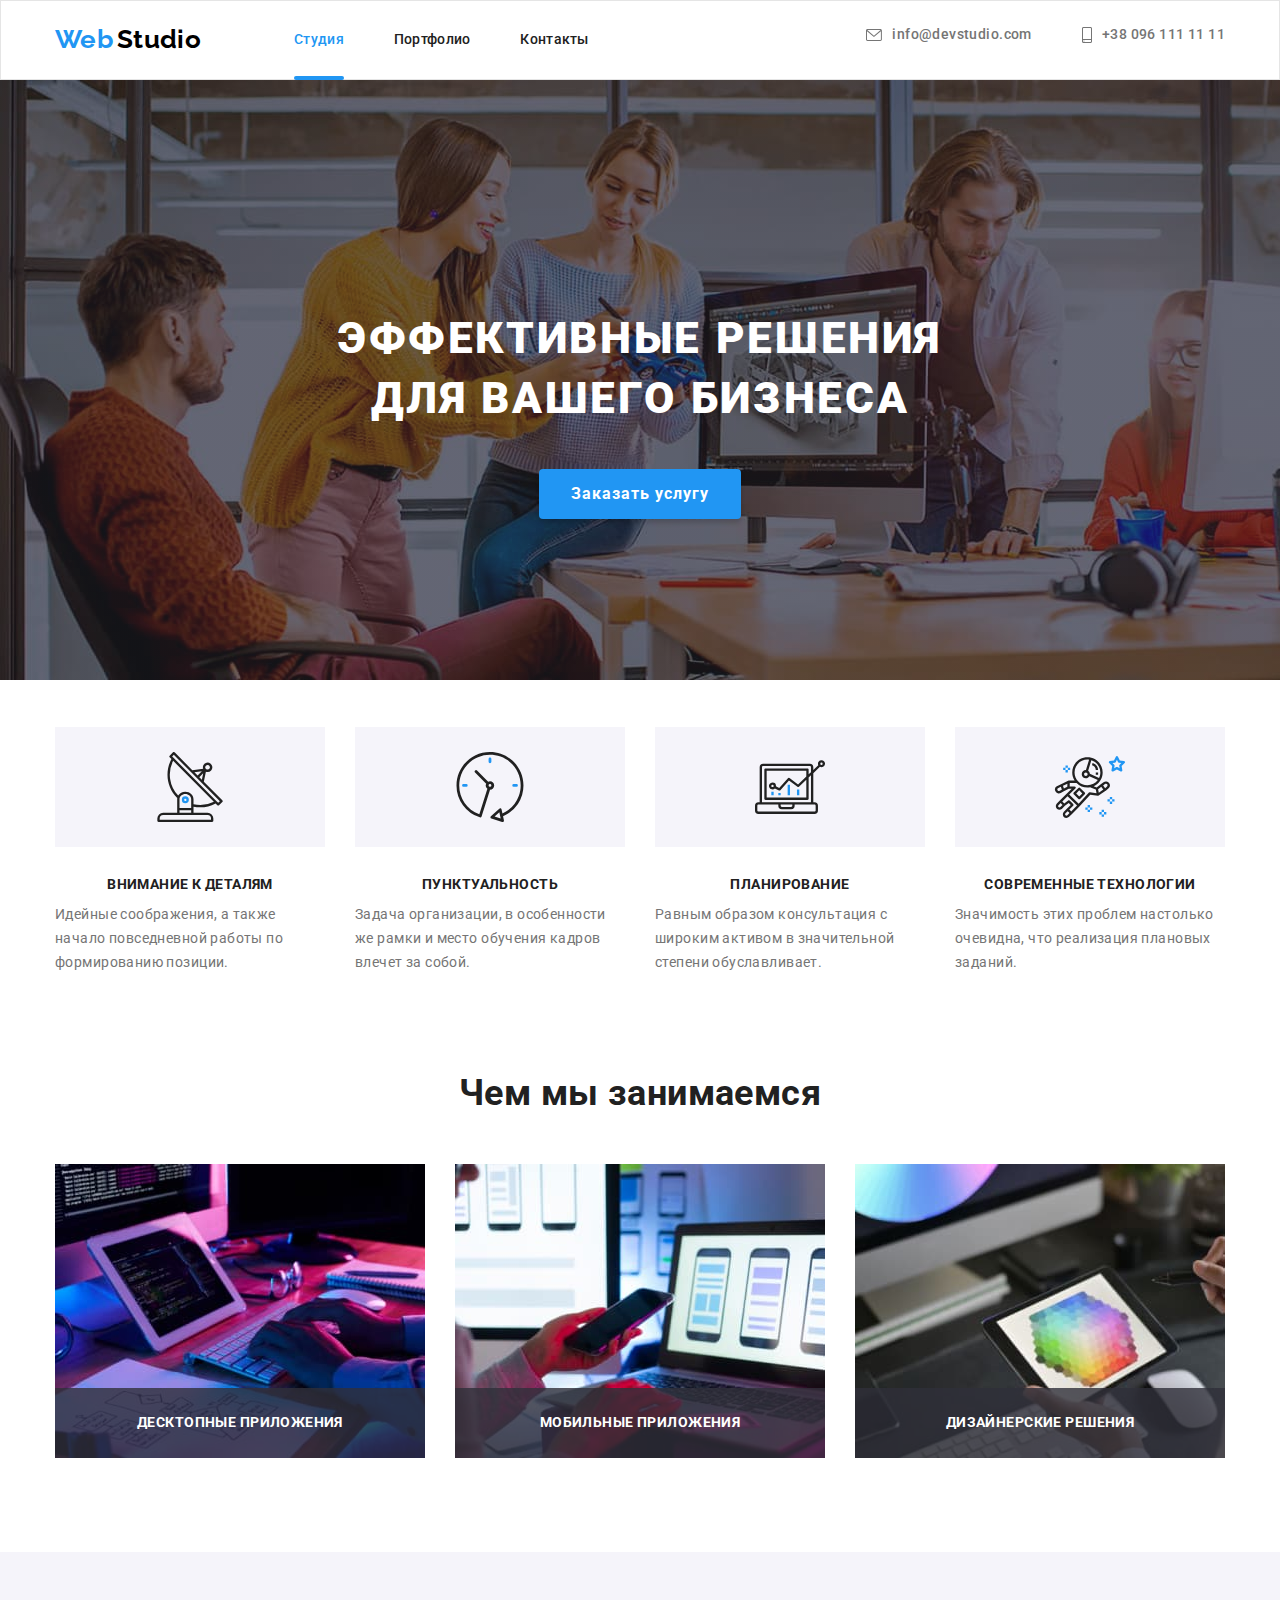
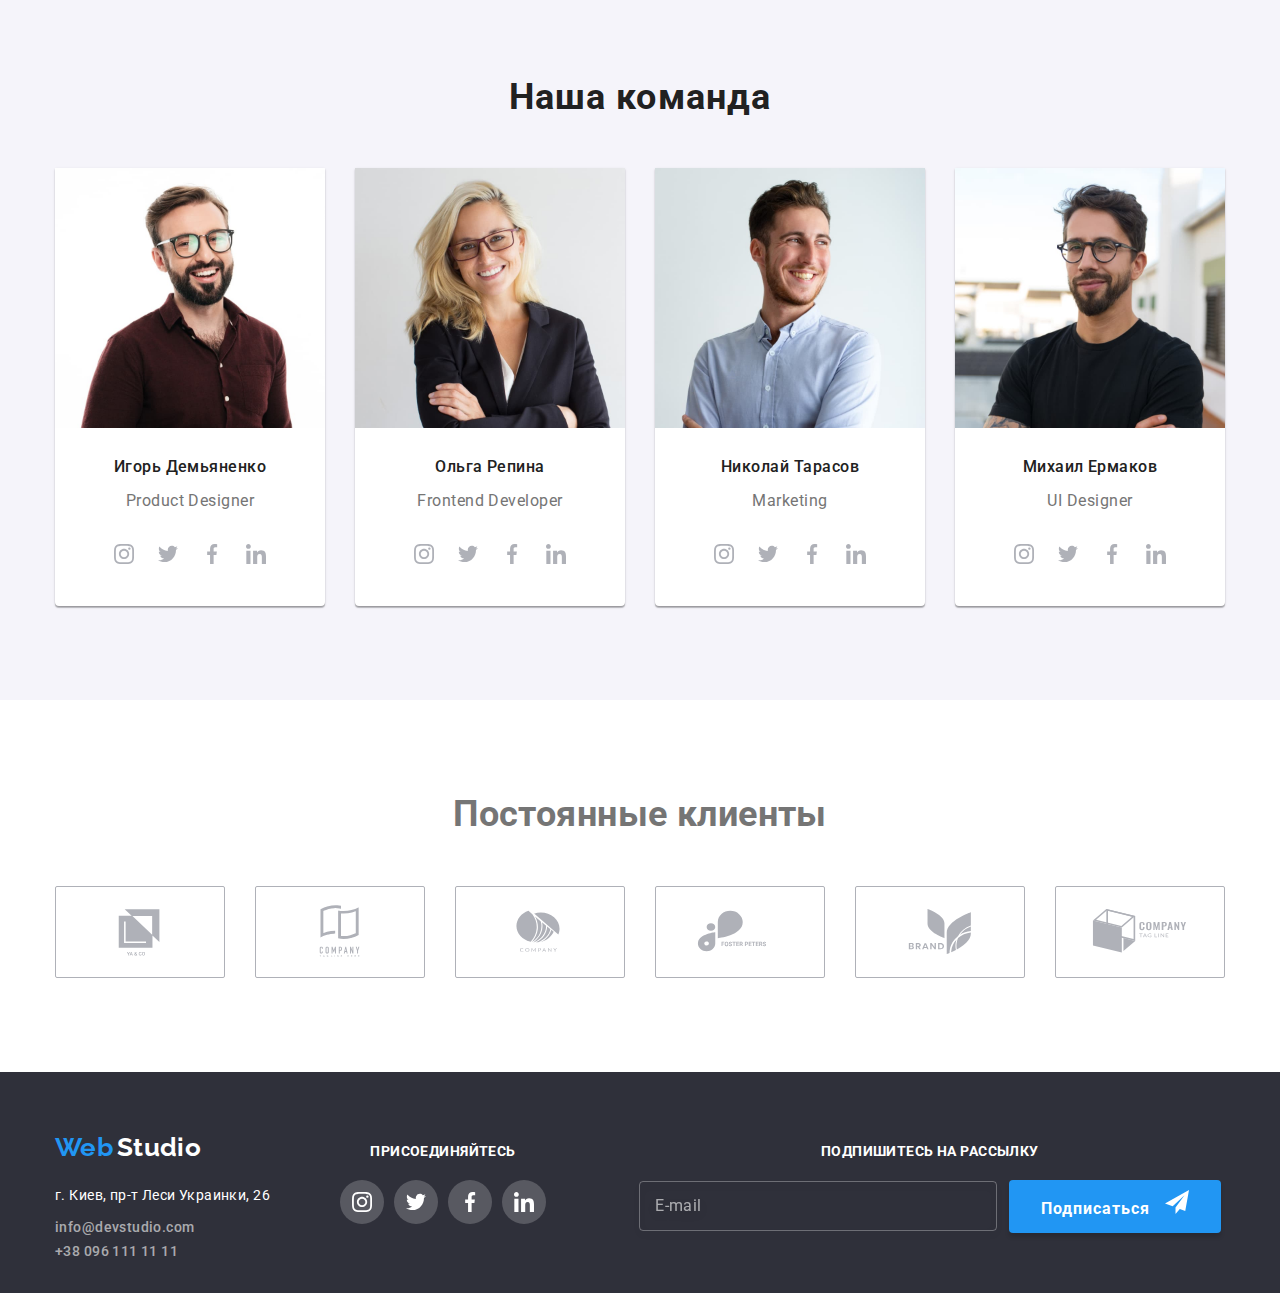
<file: index.html>
<!DOCTYPE html>
<html lang="ru">

<head>
  <meta charset="UTF-8" />
  <meta http-equiv="X-UA-Compatible" content="IE=edge" />
  <meta name="viewport" content="width=device-width, initial-scale=1.0" />
  <title>Document</title>
  <link href="https://fonts.googleapis.com/css2?family=Raleway:wght@700&family=Roboto:wght@400;500;700;900&display=swap"
    rel="stylesheet" />
  <link rel="stylesheet"
    href="https://cdnjs.cloudflare.com/ajax/libs/modern-normalize/1.1.0/modern-normalize.min.css" />
  <link rel="stylesheet" href="./css/main.min.css" />
</head>

<body>
  <header class="page-header">
    <div class="container main-nav">
      <nav class="site-nav">
        <a href="./index.html">
          <span class="logo page-header__logo_Web-color">Web</span>
          <span class="logo page-header__logo_Studio-color">Studio</span>
        </a> 
        
        <ul class="site-nav__list">
          <li class="site-nav__item">
            <a class="site-nav__link site-nav__link_active-page site-nav__link_underline" href="">Студия</a>
          </li>
          <li class="site-nav__item">
            <a class="site-nav__link" href="./portfolio.html">Портфолио</a>
          </li>
          <li class="site-nav__item">
            <a class="site-nav__link" href="">Контакты</a></li>
        </ul>
      </nav>
      <ul class="contacts__list">
        <li class="contacts__item">
          <a class="contacts__link" href="mailto:info@devstudio.com">
            <svg class="contacts__icon" width="16" height="12">
              <use href="./images/icons.svg#icon-envelope"></use>
            </svg>
            info@devstudio.com</a>
        </li>
        <li class="contacts__item">
          <a class="contacts__link" href="tel:+30961111111">
            <svg class="contacts__icon" width="10" height="16">
              <use href="./images/icons.svg#icon-smartphone"></use>
            </svg>
            +38 096 111 11 11</a>
        </li>
      </ul>
      <button type="button" class="menu-open">
        <svg width="24" height="16" >
          <use href="./images/icons.svg#icon-menu"></use>
        </svg>
      </button>
      </div>
      <div class="mobile-menu is-hidden">
        <div class="container">
          <button class="btn-close">
            <svg class="modal-close-icon" width="19" height="19">
              <use href="./images/icons.svg#icon-close"></use>
            </svg>
          </button>
          <ul class="mobile-menu-list">
            <li class="mobile-menu-list__item">
              <a href="" class="mobile-menu-list__link">Студия</a>
            </li>
            <li class="mobile-menu-list__item">
              <a href="" class="mobile-menu-list__link">Портфолио</a>
            </li>
            <li class="mobile-menu-list__item">
              <a href="" class="mobile-menu-list__link">Контакты</a>
            </li>
          </ul>
          <div class="mobile-menu-bottom">
            <ul class="mobile-menu-contacts">
              <li class="mobile-menu-contacts__item">
                <a href="" class="mobile-menu-contacts__link mobile-menu-contacts__link_size_big">+38 096 111 11 11</a>
              </li>
              <li class="mobile-menu-contacts__item">
                <a href="" class="mobile-menu-contacts__link mobile-menu-contacts__link_size_small">info@devstudio.com</a>
              </li>
            </ul>
            <ul class="mobile-menu-social">
              <li class="mobile-menu-social__item">
                <a href="" class="mobile-menu-social__link">Instagram</a>
              </li>
              <li class="mobile-menu-social__item">
                <a href="" class="mobile-menu-social__link">Twitter</a>
              </li>
              <li class="mobile-menu-social__item">
                <a href="" class="mobile-menu-social__link">Facebook</a>
              </li>
              <li class="mobile-menu-social__item">
                <a href="" class="mobile-menu-social__link">LinkedIn</a>
              </li>
            </ul>
      </div>
    </div>
  </header> 
  <main>
    <!--Герой-->
    <section class="section-hero">
      <div class="container">
        <h1 class="section-hero__title">Эффективные решения для вашего бизнеса</h1>
        <button class="button" type="button" data-modal-open>Заказать услугу</button>
      </div>
    </section>

    <!-- Преимущества -->
    <section class="section-advantages">
      <div class="container">
        <h2 class="visually-hidden">Преимущества</h2>
        <ul class="section-advantages__list">
          <li class="section-advantages__item section-advantages__icon_antenna">
            <h3 class="section-advantages__title">Внимание к деталям</h3>
            <p class="section-advantages__text">
              Идейные соображения, а также начало повседневной работы по
              формированию позиции.
            </p>
          </li>
          <li class="section-advantages__item section-advantages__icon_clock">
            <h3 class="section-advantages__title">Пунктуальность</h3>
            <p class="section-advantages__text">
              Задача организации, в особенности же рамки и место обучения
              кадров влечет за собой.
            </p>
          </li>
          <li class="section-advantages__item section-advantages__icon_vector">
            <h3 class="section-advantages__title">Планирование</h3>
            <p class="section-advantages__text">
              Равным образом консультация с широким активом в значительной
              степени обуславливает.
            </p>
          </li>
          <li class="section-advantages__item section-advantages__icon_austronaut">
            <h3 class="section-advantages__title">Современные технологии</h3>
            <p class="section-advantages__text">
              Значимость этих проблем настолько очевидна, что реализация
              плановых заданий.
            </p>
          </li>
        </ul>
      </div>
    </section>

    <!-- Чем мы занимаемся - фото -->
    <section class="section-photo">
      <div class="container">
        <h2 class="section-photo__title">Чем мы занимаемся</h2>
        <ul class="section-photo__list">
          <li class="section-photo__item">
            <picture>
              <source srcset="./images/desktop/box1.jpg 1x, ./images/desktop/box1x2.jpg 2x" media="(min-width:1200px)">
              <img src="./images/desktop/box1.jpg" alt="Человек печатает на клавиатуре компьютера" />
            </picture>
            <p class="section-photo__text">Десктопные приложения</p>
          </li>
          <li class="section-photo__item">
            <picture>
              <source srcset="./images/desktop/box2.jpg 1x, ./images/desktop/box2x2.jpg 2x" media="(min-width:1200px)">
              <img src="./images/desktop/box2.jpg" alt="Человек работает за ноутбуком с телефоном в левой руке" />
            </picture>
            <p class="section-photo__text">Мобильные приложения</p>
          </li>
          <li class="section-photo__item">
            <picture>
              <source srcset="./images/desktop/box3.jpg 1x, ./images/desktop/box3x2.jpg 2x" media="(min-width:1200px)">
              <img src="./images/desktop/box3.jpg" alt="Человек работает на планшете с графическим дизайном" />
            </picture>
            <p class="section-photo__text">Дизайнерские решения</p>
          </li>
        </ul>
      </div>
    </section>

    <!-- Команда -->
    <section class="section-team">
      <div class="container">
        <h2 class="section-team__title">Наша команда</h2>
        <ul class="section-team__list">
          <li class="section-team__item">
            <picture>
              <source srcset="./images/desktop/member1.jpg 1x, ./images/desktop/member1x2.jpg 2x" media="(min-width:1200px)">
              <source srcset="./images/tablet/member1.jpg 1x, ./images/tablet/member1x2.jpg 2x" media="(min-width:768px)">
              <source srcset="./images/mobile/member1.jpg 1x, ./images/mobile/member1x2.jpg 2x" media="(min-width:480px)">
              <img src="./images/mobile/member1.jpg" alt="Фотография Игоря Демьяненко" />
            </picture>
            <h3 class="section-team__member">Игорь Демьяненко</h3>
            <p class="section-team__profession">Product Designer</p>
            <ul class="social-networks__list">
              <li>
                <a class="social-networks__link" href="">
                  <svg class="social-networks__icon">
                    <use href="./images/icons.svg#icon-instagram"></use>
                  </svg>
                </a>
              </li>
              <li>
                <a class="social-networks__link" href="">
                  <svg class="social-networks__icon">
                    <use href="./images/icons.svg#icon-twitter"></use>
                  </svg>
                </a>
              </li>
              <li>
                <a class="social-networks__link" href="">
                  <svg class="social-networks__icon">
                    <use href="./images/icons.svg#icon-facebook"></use>
                  </svg>
                </a>
              </li>
              <li>
                <a class="social-networks__link" href="">
                  <svg class="social-networks__icon">
                    <use href="./images/icons.svg#icon-linkedin"></use>
                  </svg>
                </a>
              </li>
            </ul>
          </li>
          <li class="section-team__item">
            <picture>
              <source srcset="./images/desktop/member2.jpg 1x, ./images/desktop/member2x2.jpg 2x" media="(min-width:1200px)">
              <source srcset="./images/tablet/member2.jpg 1x, ./images/tablet/member2x2.jpg 2x" media="(min-width:768px)">
              <source srcset="./images/mobile/member2.jpg 1x, ./images/mobile/member2x2.jpg 2x" media="(min-width:480px)">
              <img src="./images/mobile/member2.jpg" alt="Фотография Ольги Репиной" />
            </picture>
            <h3 class="section-team__member">Ольга Репина</h3>
            <p class="section-team__profession">Frontend Developer</p>
            <ul class="social-networks__list">
              <li>
                <a class="social-networks__link" href="">
                  <svg class="social-networks__icon">
                    <use href="./images/icons.svg#icon-instagram"></use>
                  </svg>
                </a>
              </li>
              <li>
                <a class="social-networks__link" href="">
                  <svg class="social-networks__icon">
                    <use href="./images/icons.svg#icon-twitter"></use>
                  </svg>
                </a>
              </li>
              <li>
                <a class="social-networks__link" href="">
                  <svg class="social-networks__icon">
                    <use href="./images/icons.svg#icon-facebook"></use>
                  </svg>
                </a>
              </li>
              <li>
                <a class="social-networks__link" href="">
                  <svg class="social-networks__icon">
                    <use href="./images/icons.svg#icon-linkedin"></use>
                  </svg>
                </a>
              </li>
            </ul>
          </li>
          <li class="section-team__item">
            <picture>
              <source srcset="./images/desktop/member3.jpg 1x, ./images/desktop/member3x2.jpg 2x" media="(min-width:1200px)">
              <source srcset="./images/tablet/member3.jpg 1x, ./images/tablet/member3x2.jpg 2x" media="(min-width:768px)">
              <source srcset="./images/mobile/member3.jpg 1x, ./images/mobile/member3x2.jpg 2x" media="(min-width:480px)">
              <img src="./images/mobile/member3.jpg" alt="Фотография Николая Тарасова" />
            </picture>
            <h3 class="section-team__member">Николай Тарасов</h3>
            <p class="section-team__profession">Marketing</p>
            <ul class="social-networks__list">
              <li>
                <a class="social-networks__link" href="">
                  <svg class="social-networks__icon">
                    <use href="./images/icons.svg#icon-instagram">
                    </use>
                  </svg>
                </a>
              </li>
              <li>
                <a class="social-networks__link" href="">
                  <svg class="social-networks__icon">
                    <use href="./images/icons.svg#icon-twitter"></use>
                  </svg>
                </a>
              </li>
              <li>
                <a class="social-networks__link" href="">
                  <svg class="social-networks__icon">
                    <use href="./images/icons.svg#icon-facebook"></use>
                  </svg>
                </a>
              </li>
              <li>
                <a class="social-networks__link" href="">
                  <svg class="social-networks__icon">
                    <use href="./images/icons.svg#icon-linkedin"></use>
                  </svg>
                </a>
              </li>
            </ul>
          </li>
          <li class="section-team__item">
            <picture>
              <source srcset="./images/desktop/member4.jpg 1x, ./images/desktop/member4x2.jpg 2x" media="(min-width:1200px)">
              <source srcset="./images/tablet/member4.jpg 1x, ./images/tablet/member4x2.jpg 2x" media="(min-width:768px)">
              <source srcset="./images/mobile/member4.jpg 1x, ./images/mobile/member4x2.jpg 2x" media="(min-width:480px)">
              <img src="./images/mobile/member4.jpg" alt="Фотография Михаила Ермакова" />
            </picture>
            <h3 class="section-team__member">Михаил Ермаков</h3>
            <p class="section-team__profession">UI Designer</p>
            <ul class="social-networks__list">
              <li>
                <a class="social-networks__link" href="">
                  <svg class="social-networks__icon">
                    <use href="./images/icons.svg#icon-instagram"></use>
                  </svg>
                </a>
              </li>
              <li>
                <a class="social-networks__link" href="">
                  <svg class="social-networks__icon">
                    <use href="./images/icons.svg#icon-twitter"></use>
                  </svg>
                </a>
              </li>
              <li>
                <a class="social-networks__link" href="">
                  <svg class="social-networks__icon">
                    <use href="./images/icons.svg#icon-facebook"></use>
                  </svg>
                </a>
              </li>
              <li>
                <a class="social-networks__link" href="">
                  <svg class="social-networks__icon">
                    <use href="./images/icons.svg#icon-linkedin"></use>
                  </svg>
                </a>
              </li>
            </ul>
          </li>
        </ul>
      </div>
    </section>
    <!-- Постоянные клиенты -->
    <section class="section-clients">
      <div class="container">
        <h2 class="section-clients__title">Постоянные клиенты</h2>
        <ul class="section-clients__list">
          <li class="section-clients__item">
            <a class="section-clients__link" href="">
              <svg class="section-clients__icon">
                <use href="./images/icons.svg#icon-client"></use>
              </svg>
            </a>
          </li>
          <li class="section-clients__item">
            <a class="section-clients__link" href="">
              <svg class="section-clients__icon">
                <use href="./images/icons.svg#icon-client2"></use>
              </svg>
            </a>
          </li>
          <li class="section-clients__item">
            <a class="section-clients__link" href="">
              <svg class="section-clients__icon">
                <use href="./images/icons.svg#icon-client3"></use>
              </svg>
            </a>
          </li>
          <li class="section-clients__item">
            <a class="section-clients__link" href="">
              <svg class="section-clients__icon">
                <use href="./images/icons.svg#icon-client4"></use>
              </svg>
            </a>
          </li>
          <li class="section-clients__item">
            <a class="section-clients__link" href="">
              <svg class="section-clients__icon">
                <use href="./images/icons.svg#icon-client5"></use>
              </svg>
            </a>
          </li>
          <li class="section-clients__item">
            <a class="section-clients__link" href="">
              <svg class="section-clients__icon">
                <use href="./images/icons.svg#icon-client6"></use>
              </svg>
            </a>
          </li>
        </ul>
      </div>
    </section> 
  </main>
  <footer class="page-footer">
      <div class="container">
        <div class="footer-2parts">
          <div class="page-footer__left-part">
            <a href="./index.html">
              <span class="logo page-footer__logo_Web-color">Web</span>
              <span class="logo page-footer__logo_Studio-inverse-color">Studio</span>
            </a>
            <address class="page-footer__address">г. Киев, пр-т Леси Украинки, 26</address>
            <ul>
              <li>
                <a class="page-footer__contacts" href="mailto:info@devstudio.com">info@devstudio.com</a>
              </li>
              <li>
                <a class="page-footer__contacts" href="tel:+30961111111">+38 096 111 11 11</a>
              </li>
            </ul>
          </div>
          <div class="page-footer__central-part">
            <p class="page-footer__text">Присоединяйтесь</p>
            <ul class="social-networks__list_footer">
              <li class="social-networks__item">
                <a class="social-networks__link_footer" href="">
                  <svg class="social-networks__icon_footer">
                    <use href="./images/icons.svg#icon-instagram">
                    </use>
                  </svg>
                </a>
              </li>
              <li class="social-networks__item">
                <a class="social-networks__link_footer" href="">
                  <svg class="social-networks__icon_footer">
                    <use href="./images/icons.svg#icon-twitter"></use>
                  </svg>
                </a>
              </li>
              <li class="social-networks__item">
                <a class="social-networks__link_footer" href="">
                  <svg class="social-networks__icon_footer">
                    <use href="./images/icons.svg#icon-facebook">
                    </use>
                  </svg>
                </a>
              </li>
              <li class="social-networks__item">
                <a class="social-networks__link_footer" href="">
                  <svg class="social-networks__icon_footer">
                    <use href="./images/icons.svg#icon-linkedin"></use>
                  </svg>
                </a>
              </li>
            </ul>
          </div>
        </div>
        <div class="page-footer__right-part">
          <p class="page-footer__text">Подпишитесь на рассылку</p>
          <div class="page-footer__forms">
          <input class="page-footer__input" type="email" placeholder="E-mail">
          <button class="button" type="submit">Подписаться
            <svg class="right-part__icon" width="24" height="24">
              <use href="./images/icons.svg#icon-plane"></use>
            </svg>
          </button>
        </div>
      </div>
    </div>
  </footer> 
  <div class="backdrop is-hidden" data-modal>
    <div class="modal">
      <form class="modal__form">
        <p class="modal__title">Оставьте свои данные, мы Вам перезвоним</p>

        <div class="modal__form-field">
          <label for="name">Имя</label>
          <div class="modal__input-wrapper">
            <input class="modal__form-input" type="text" name="name" id="name">
            <svg class="modal__icon" width="18" height="18">
              <use href="./images/icons.svg#icon-person"></use>
            </svg>
          </div>
        </div>

        <div class="modal__form-field">
          <label for="tel">Телефон</label>
          <div class="modal__input-wrapper">
          <input class="modal__form-input" type="tel" name="tel" id="tel">
          <svg class="modal__icon" width="18" height="18">
            <use href="./images/icons.svg#icon-phone"></use>
          </svg>
          </div>
        </div>

        <div class="modal__form-field">
          <label for="mail">Почта</label>
          <div class="modal__input-wrapper">
          <input class="modal__form-input" type="email" name="mail" id="mail">
          <svg class="modal__icon" width="18" height="18">
            <use href="./images/icons.svg#icon-email"></use>
          </svg>
          </div>
        </div>

        <div class="modal__form-field">
          <label for="feedback">Комментарий</label>
          <textarea class="modal__form-input modal__form-comment" name="feedback" id="feedback" placeholder="Введите текст"></textarea>
        </div>
        
        <div class="modal__bottom-part">
        <div class="modal__form-field">
        <input class="modal__input-checkbox visually-hidden" type="checkbox" value="agree" id="agree">
        <label class="modal__text" for="agree">
          <span class="modal__check"> 
            <svg class="modal__icon_check" width="16" height="15">
              <use href="./images/icons.svg#icon-agree"></use>
            </svg>
            </span>
            Соглашаюсь с рассылкой и принимаю &nbsp; <a class="form-agreement">Условия договора</a></label>
        </div>
        
        <button class="btn-submit" type="submit">Отправить</button>

      </form>
      <button class="modal__close-btn" type="button" data-modal-close>
        <svg width="18" height="18">
          <use class="modal__icon_close" href="./images/icons.svg#icon-X"></use>
        </svg>
      </button>
      </div>
    </div>
  </div>
  <script src="./js/menu.js"></script>
  <script src="./js/modal.js"></script>
</body>

</html>
</file>
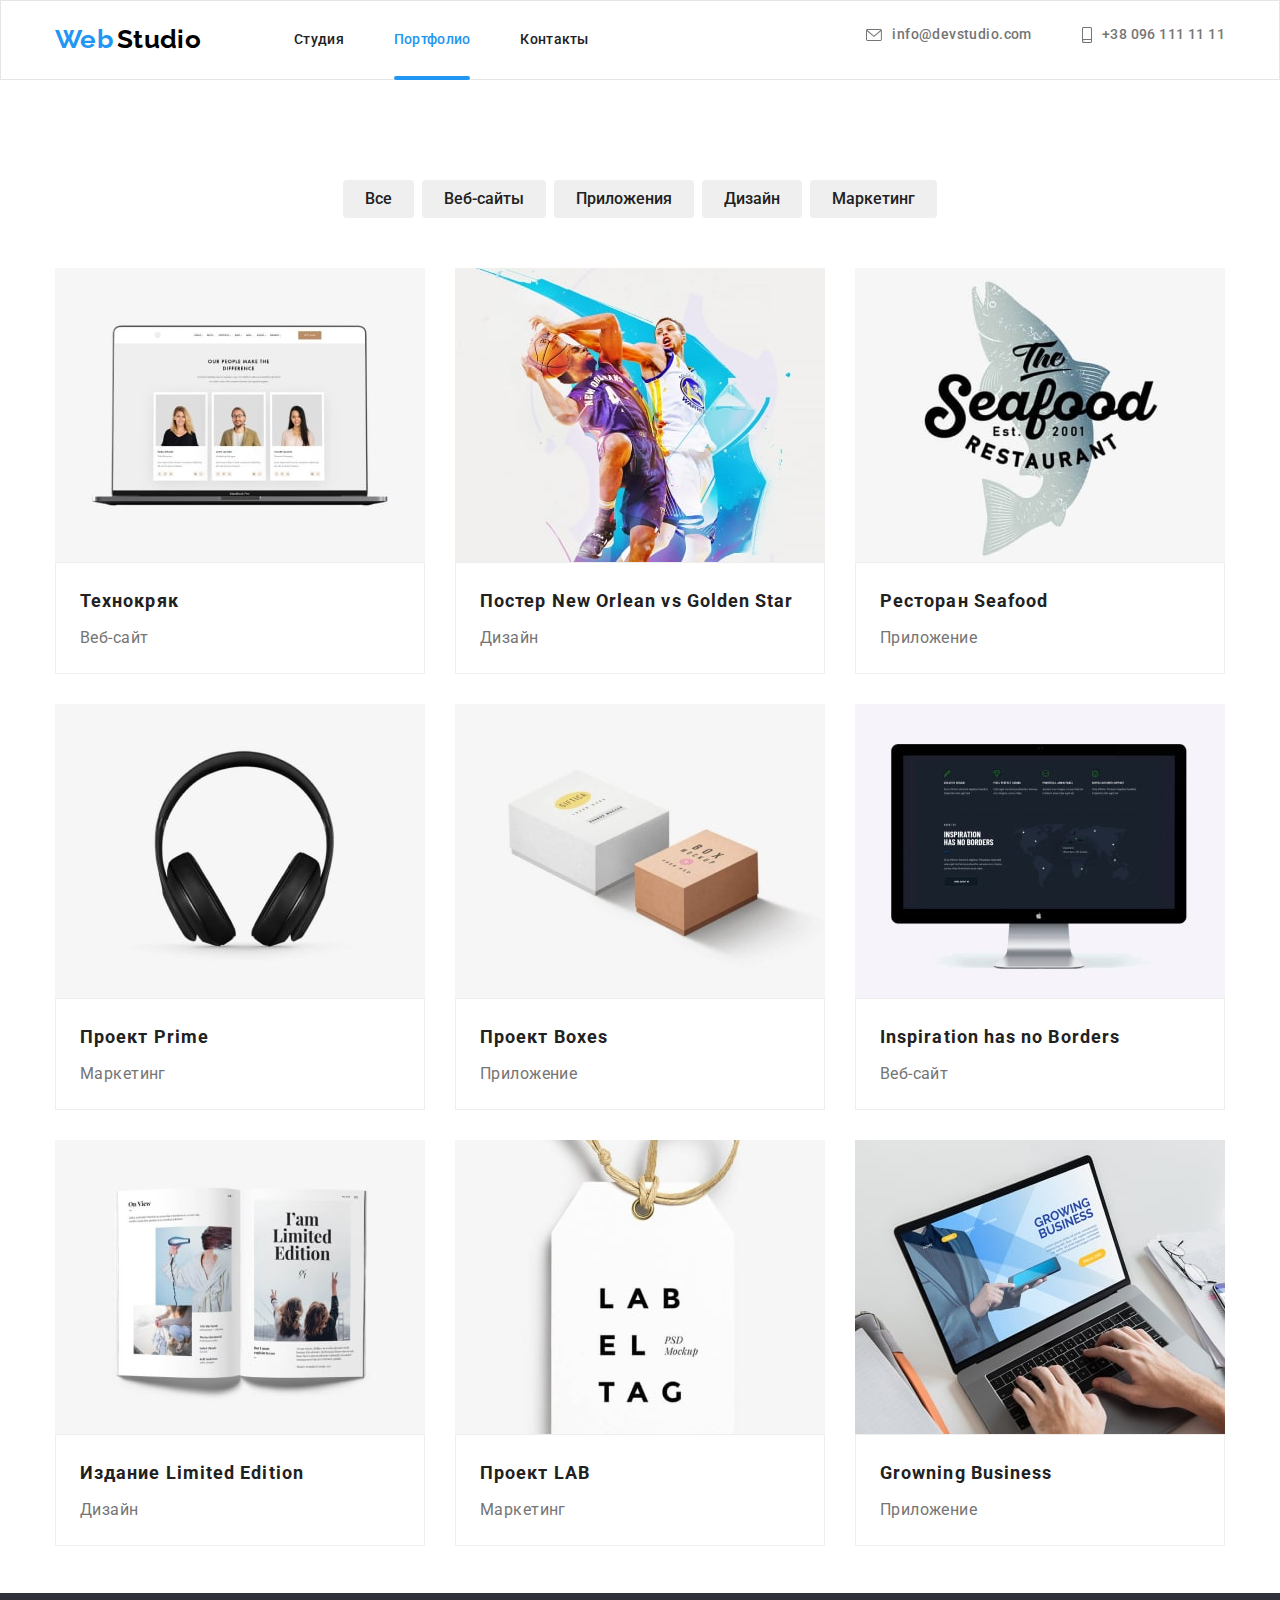
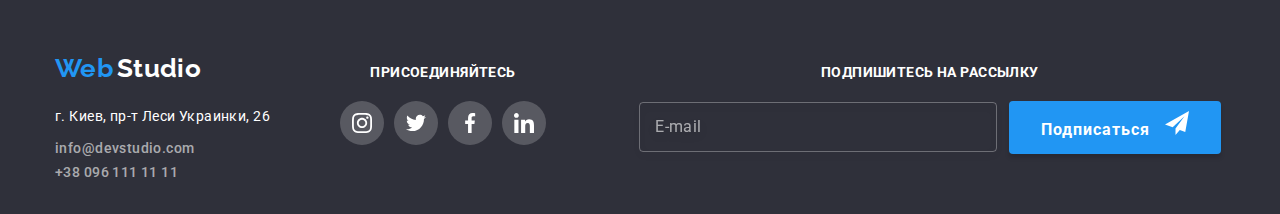
<file: portfolio.html>
<!DOCTYPE html>
<html lang="ru">

<head>
    <meta charset="UTF-8">
    <meta http-equiv="X-UA-Compatible" content="IE=edge">
    <meta name="viewport" content="width=device-width, initial-scale=1.0">
    <title>Document</title>
    <link
        href="https://fonts.googleapis.com/css2?family=Raleway:wght@700&family=Roboto:wght@400;500;700;900&display=swap"
        rel="stylesheet">
    <link rel="stylesheet"
        href="https://cdnjs.cloudflare.com/ajax/libs/modern-normalize/1.1.0/modern-normalize.min.css">
    <link rel="stylesheet" href="./css/main.min.css">
</head>

<body>
    <header class="page-header">
        <div class="container main-nav">
            <nav class="site-nav">
                <a href="./index.html">
                    <span class="logo page-header__logo_Web-color">Web</span>
                    <span class="logo page-header__logo_Studio-color">Studio</span>
                </a>
                <ul class="site-nav__list">
                    <li class="site-nav__item">
                        <a class="site-nav__link " href="./index.html">Студия</a>
                    </li>
                    <li class="site-nav__item">
                        <a class="site-nav__link site-nav__link_active-page site-nav__link_underline" href="./portfolio.html">Портфолио</a>
                    </li>
                    <li class="site-nav__item">
                        <a class="site-nav__link" href="">Контакты</a>
                    </li>
                </ul>
            </nav>
            <ul class="contacts__list">
                <li class="contacts__item">
                    <a class="contacts__link" href="mailto:info@devstudio.com">
                        <svg class="contacts__icon" width="16" height="12">
                            <use href="./images/icons.svg#icon-envelope"></use>
                        </svg>
                        info@devstudio.com</a>
                </li>
                <li class="contacts__item">
                    <a class="contacts__link" href="tel:+30961111111">
                        <svg class="contacts__icon" width="10" height="16">
                            <use href="./images/icons.svg#icon-smartphone"></use>
                        </svg>
                        +38 096 111 11 11</a>
                </li>
            </ul>
            <button type="button" class="menu-open">
                <svg width="24" height="16">
                    <use href="./images/icons.svg#icon-menu"></use>
                </svg>
            </button>
            </div>
            <div class="mobile-menu is-hidden">
                <div class="container">
                    <button class="btn-close">
                        <svg class="modal-close-icon" width="19" height="19">
                            <use href="./images/icons.svg#icon-close"></use>
                        </svg>
                    </button>
                    <ul class="mobile-menu-list">
                        <li class="mobile-menu-list__item">
                            <a href="" class="mobile-menu-list__link">Студия</a>
                        </li>
                        <li class="mobile-menu-list__item">
                            <a href="" class="mobile-menu-list__link">Портфолио</a>
                        </li>
                        <li class="mobile-menu-list__item">
                            <a href="" class="mobile-menu-list__link">Контакты</a>
                        </li>
                    </ul>
                    <div class="mobile-menu-bottom">
                        <ul class="mobile-menu-contacts">
                            <li class="mobile-menu-contacts__item">
                                <a href="" class="mobile-menu-contacts__link mobile-menu-contacts__link_size_big">+38 096 111 11
                                    11</a>
                            </li>
                            <li class="mobile-menu-contacts__item">
                                <a href=""
                                    class="mobile-menu-contacts__link mobile-menu-contacts__link_size_small">info@devstudio.com</a>
                            </li>
                        </ul>
                        <ul class="mobile-menu-social">
                            <li class="mobile-menu-social__item">
                                <a href="" class="mobile-menu-social__link">Instagram</a>
                            </li>
                            <li class="mobile-menu-social__item">
                                <a href="" class="mobile-menu-social__link">Twitter</a>
                            </li>
                            <li class="mobile-menu-social__item">
                                <a href="" class="mobile-menu-social__link">Facebook</a>
                            </li>
                            <li class="mobile-menu-social__item">
                                <a href="" class="mobile-menu-social__link">LinkedIn</a>
                            </li>
                        </ul>
        </div>
    </header>
    <main>
        <section class="container portfolio">
            <h1 class="visually-hidden">Портфолио</h1>
            <ul class="portfolio-btn__list">
                <li class="portfolio-btn__item"><button class="portfolio-btn" type="button">Все</button></li>
                <li class="portfolio-btn__item"><button class="portfolio-btn" type="button">Веб-сайты</button></li>
                <li class="portfolio-btn__item"><button class="portfolio-btn" type="button">Приложения</button></li>
                <li class="portfolio-btn__item"><button class="portfolio-btn" type="button">Дизайн</button></li>
                <li class="portfolio-btn__item"><button class="portfolio-btn" type="button">Маркетинг</button></li>
            </ul>
            <ul class="portfolio__list">
                <li class="portfolio__item">
                    <a href="">
                        <div class="portfolio__description">
                            <picture>
                                <source srcset="./images/desktop/portfolio1.jpg 1x, ./images/desktop/portfolio1x2.jpg 2x" media="(min-width:1200px)">
                                <source srcset="./images/tablet/portfolio1.jpg 1x, ./images/tablet/portfolio1x2.jpg 2x" media="(min-width:768px)">
                                <source srcset="./images/mobile/portfolio1.jpg 1x, ./images/mobile/portfolio1x2.jpg 2x" media="(min-width:480px)">
                                <img src="./images/mobile/portfolio1.jpg" alt="Открытый ноутбук, на котором открыт веб-сайт" />
                            </picture>
                            
                            <p class="portfolio__text-above">Технокряк это современная площадка распространения коронавируса.
                                Компании используют эту платформу для цифрового
                                шпионажа и атак на защищённые сервера конкурентов.</p>
                        </div>
                        <div class="portfolio__text">
                            <h2 class="portfolio__example">Технокряк</h2>
                            <p class="portfolio__type">Веб-сайт</p>
                        </div>
                    </a>
                </li>
                <li class="portfolio__item">
                    <a href="">
                        <div class="portfolio__description">
                            <picture>
                                <source srcset="./images/desktop/portfolio2.jpg 1x, ./images/desktop/portfolio2x2.jpg 2x" media="(min-width:1200px)">
                                <source srcset="./images/tablet/portfolio2.jpg 1x, ./images/tablet/portfolio2x2.jpg 2x" media="(min-width:768px)">
                                <source srcset="./images/mobile/portfolio2.jpg 1x, ./images/mobile/portfolio2x2.jpg 2x" media="(min-width:480px)">
                                <img src="./images/mobile/portfolio2.jpg" alt="2 игроков в баскетбол" />
                            </picture>
                            <p class="portfolio__text-above">Технокряк это современная площадка распространения коронавируса.
                                Компании используют эту платформу для цифрового
                                шпионажа и атак на защищённые сервера конкурентов.</p>
                        </div>
                        <div class="portfolio__text">
                            <h2 class="portfolio__example">Постер New Orlean vs Golden Star</h2>
                            <p class="portfolio__type">Дизайн</p>
                        </div>
                    </a>
                </li>
                <li class="portfolio__item">
                    <a href="">
                        <div class="portfolio__description">
                            <picture>
                                <source srcset="./images/desktop/portfolio3.jpg 1x, ./images/desktop/portfolio3x2.jpg 2x"
                                    media="(min-width:1200px)">
                                <source srcset="./images/tablet/portfolio3.jpg 1x, ./images/tablet/portfolio3x2.jpg 2x" media="(min-width:768px)">
                                <source srcset="./images/mobile/portfolio3.jpg 1x, ./images/mobile/portfolio3x2.jpg 2x" media="(min-width:480px)">
                                <img src="./images/mobile/portfolio3.jpg" alt="Логотип ресторана" />
                            </picture>
                            
                            <p class="portfolio__text-above">Технокряк это современная площадка распространения коронавируса.
                                Компании используют эту платформу для цифрового
                                шпионажа и атак на защищённые сервера конкурентов.</p>
                        </div>
                        <div class="portfolio__text">
                            <h2 class="portfolio__example">Ресторан Seafood</h2>
                            <p class="portfolio__type">Приложение</p>
                        </div>
                    </a>
                </li>
                <li class="portfolio__item">
                    <a href="">
                        <div class="portfolio__description">
                            <picture>
                                <source srcset="./images/desktop/portfolio4.jpg 1x, ./images/desktop/portfolio4x2.jpg 2x"
                                    media="(min-width:1200px)">
                                <source srcset="./images/tablet/portfolio4.jpg 1x, ./images/tablet/portfolio4x2.jpg 2x" media="(min-width:768px)">
                                <source srcset="./images/mobile/portfolio4.jpg 1x, ./images/mobile/portfolio4x2.jpg 2x" media="(min-width:480px)">
                                <img src="./images/mobile/portfolio4.jpg" alt="Черные наушники" />
                            </picture>
                            <p class="portfolio__text-above">Технокряк это современная площадка распространения коронавируса.
                                Компании используют эту платформу для цифрового
                                шпионажа и атак на защищённые сервера конкурентов.</p>
                        </div>
                        <div class="portfolio__text">
                            <h2 class="portfolio__example">Проект Prime</h2>
                            <p class="portfolio__type">Маркетинг</p>
                        </div>
                    </a>
                </li>
                <li class="portfolio__item">
                    <a href="">
                        <div class="portfolio__description">
                            <picture>
                                <source srcset="./images/desktop/portfolio5.jpg 1x, ./images/desktop/portfolio5x2.jpg 2x"
                                    media="(min-width:1200px)">
                                <source srcset="./images/tablet/portfolio5.jpg 1x, ./images/tablet/portfolio5x2.jpg 2x" media="(min-width:768px)">
                                <source srcset="./images/mobile/portfolio5.jpg 1x, ./images/mobile/portfolio5x2.jpg 2x" media="(min-width:480px)">
                                <img src="./images/mobile/portfolio5.jpg" alt="2 коробки: белая и коричневая" />
                            </picture>
                            <p class="portfolio__text-above">Технокряк это современная площадка распространения коронавируса.
                                Компании используют эту платформу для цифрового
                                шпионажа и атак на защищённые сервера конкурентов.</p>
                        </div>
                        <div class="portfolio__text">
                            <h2 class="portfolio__example">Проект Boxes</h2>
                            <p class="portfolio__type">Приложение</p>
                        </div>
                    </a>
                </li>
                <li class="portfolio__item">
                    <a href="">
                        <div class="portfolio__description">
                            <picture>
                                <source srcset="./images/desktop/portfolio6.jpg 1x, ./images/desktop/portfolio6x2.jpg 2x"
                                    media="(min-width:1200px)">
                                <source srcset="./images/tablet/portfolio6.jpg 1x, ./images/tablet/portfolio6x2.jpg 2x" media="(min-width:768px)">
                                <source srcset="./images/mobile/portfolio6.jpg 1x, ./images/mobile/portfolio6x2.jpg 2x" media="(min-width:480px)">
                                <img src="./images/mobile/portfolio6.jpg" alt="Монитор с мотивационной информацией" />
                            </picture>
                            <p class="portfolio__text-above">Технокряк это современная площадка распространения коронавируса.
                                Компании используют эту платформу для цифрового
                                шпионажа и атак на защищённые сервера конкурентов.</p>
                        </div>
                        <div class="portfolio__text">
                            <h2 class="portfolio__example">Inspiration has no Borders</h2>
                            <p class="portfolio__type">Веб-сайт</p>
                        </div>
                    </a>
                </li>
                <li class="portfolio__item">
                    <a href="">
                        <div class="portfolio__description">
                            <picture>
                                <source srcset="./images/desktop/portfolio7.jpg 1x, ./images/desktop/portfolio7x2.jpg 2x"
                                    media="(min-width:1200px)">
                                <source srcset="./images/tablet/portfolio7.jpg 1x, ./images/tablet/portfolio7x2.jpg 2x" media="(min-width:768px)">
                                <source srcset="./images/mobile/portfolio7.jpg 1x, ./images/mobile/portfolio7x2.jpg 2x" media="(min-width:480px)">
                                <img src="./images/mobile/portfolio7.jpg" alt="Журнал Лимитед Эдишн" />
                            </picture>
                            <p class="portfolio__text-above">Технокряк это современная площадка распространения коронавируса.
                                Компании используют эту платформу для цифрового
                                шпионажа и атак на защищённые сервера конкурентов.</p>
                        </div>
                        <div class="portfolio__text">
                            <h2 class="portfolio__example">Издание Limited Edition</h2>
                            <p class="portfolio__type">Дизайн</p>
                        </div>
                    </a>
                </li>
                <li class="portfolio__item">
                    <a href="">
                        <div class="portfolio__description">
                            <picture>
                                <source srcset="./images/desktop/portfolio8.jpg 1x, ./images/desktop/portfolio8x2.jpg 2x"
                                    media="(min-width:1200px)">
                                <source srcset="./images/tablet/portfolio8.jpg 1x, ./images/tablet/portfolio8x2.jpg 2x" media="(min-width:768px)">
                                <source srcset="./images/mobile/portfolio8.jpg 1x, ./images/mobile/portfolio8x2.jpg 2x" media="(min-width:480px)">
                                <img src="./images/mobile/portfolio8.jpg" alt="Бирка одежды компании ЛАБ" />
                            </picture>
                            <p class="portfolio__text-above">Технокряк это современная площадка распространения коронавируса.
                                Компании используют эту платформу для цифрового
                                шпионажа и атак на защищённые сервера конкурентов.</p>
                        </div>
                        <div class="portfolio__text">
                            <h2 class="portfolio__example">Проект LAB</h2>
                            <p class="portfolio__type">Маркетинг</p>
                        </div>
                    </a>
                </li>
                <li class="portfolio__item">
                    <a href="">
                        <div class="portfolio__description">
                            <picture>
                                <source srcset="./images/desktop/portfolio9.jpg 1x, ./images/desktop/portfolio9x2.jpg 2x"
                                    media="(min-width:1200px)">
                                <source srcset="./images/tablet/portfolio9.jpg 1x, ./images/tablet/portfolio9x2.jpg 2x" media="(min-width:768px)">
                                <source srcset="./images/mobile/portfolio9.jpg 1x, ./images/mobile/portfolio9x2.jpg 2x" media="(min-width:480px)">
                                <img src="./images/mobile/portfolio9.jpg" alt="Человек за ноутбуком слушает информацию как усовершенстовать бизнес" />
                            </picture>
                            <p class="portfolio__text-above">Технокряк это современная площадка распространения коронавируса.
                                Компании используют эту платформу для цифрового
                                шпионажа и атак на защищённые сервера конкурентов.</p>
                        </div>
                        <div class="portfolio__text">
                            <h2 class="portfolio__example">Growning Business</h2>
                            <p class="portfolio__type">Приложение</p>
                        </div>
                    </a>
            </ul>
        </section>



    </main>
    <footer class="page-footer">
        <div class="container">
            <div class="footer-2parts">
                <div class="page-footer__left-part">
                    <a href="./index.html">
                        <span class="logo page-footer__logo_Web-color">Web</span>
                        <span class="logo page-footer__logo_Studio-inverse-color">Studio</span>
                    </a>
                    <address class="page-footer__address">г. Киев, пр-т Леси Украинки, 26</address>
                    <ul>
                        <li>
                            <a class="page-footer__contacts" href="mailto:info@devstudio.com">info@devstudio.com</a>
                        </li>
                        <li>
                            <a class="page-footer__contacts" href="tel:+30961111111">+38 096 111 11 11</a>
                        </li>
                    </ul>
                </div>
                <div class="page-footer__central-part">
                    <p class="page-footer__text">Присоединяйтесь</p>
                    <ul class="social-networks__list_footer">
                        <li class="social-networks__item">
                            <a class="social-networks__link_footer" href="">
                                <svg class="social-networks__icon_footer">
                                    <use href="./images/icons.svg#icon-instagram">
                                    </use>
                                </svg>
                            </a>
                        </li>
                        <li class="social-networks__item">
                            <a class="social-networks__link_footer" href="">
                                <svg class="social-networks__icon_footer">
                                    <use href="./images/icons.svg#icon-twitter"></use>
                                </svg>
                            </a>
                        </li>
                        <li class="social-networks__item">
                            <a class="social-networks__link_footer" href="">
                                <svg class="social-networks__icon_footer">
                                    <use href="./images/icons.svg#icon-facebook">
                                    </use>
                                </svg>
                            </a>
                        </li>
                        <li class="social-networks__item">
                            <a class="social-networks__link_footer" href="">
                                <svg class="social-networks__icon_footer">
                                    <use href="./images/icons.svg#icon-linkedin"></use>
                                </svg>
                            </a>
                        </li>
                    </ul>
                </div>
            </div>
            <div class="page-footer__right-part">
                <p class="page-footer__text">Подпишитесь на рассылку</p>
                <div class="page-footer__forms">
                    <input class="page-footer__input" type="email" placeholder="E-mail">
                    <button class="button" type="submit">Подписаться
                        <svg class="right-part__icon" width="24" height="24">
                            <use href="./images/icons.svg#icon-plane"></use>
                        </svg>
                    </button>
                </div>
            </div>
        </div>
    </footer>
    <script src="./js/menu.js"></script>
</body>

</html>
</file>
<file: css/main.min.css>
:root{--primary-text-color: #757575;--title-text-color: #212121;--accent-color: #2196f3;--primary-white-color: #ffffff;--secondary-bg-color: #f5f4fa}a{text-decoration:none}li{list-style:none}ul{padding:0;margin:0}img{display:block;width:100%;height:auto}p{margin:0}.visually-hidden{position:absolute;width:1px;height:1px;margin:-1px;padding:0;overflow:hidden;border:0;clip:rect(0 0 0 0)}body{background-color:var(--primary-white-color);color:var(--primary-text-color);font-family:Roboto, sans-serif;font-style:normal;font-size:14px;font-weight:400;letter-spacing:0.03em;min-width:320px}.button{color:var(--primary-white-color);background-color:var(--accent-color);font-weight:700;font-size:16px;line-height:1.87;text-decoration:none;letter-spacing:0.06em;cursor:pointer;display:inline-block;padding:10px 32px;box-shadow:0px 4px 4px rgba(0,0,0,0.15);border-radius:4px;min-width:200px;text-align:center;border:none;transition:background-color 250ms cubic-bezier(0.4, 0, 0.2, 1)}.button:hover,.button:focus{background-color:#188ce8}.portfolio-btn{color:var(--title-text-color);font-family:Roboto;font-weight:500;font-size:16px;line-height:1.62;text-align:center;display:inline-block;border-radius:4px;padding:6px 22px;text-align:center;border:none;transition:color 250ms cubic-bezier(0.4, 0, 0.2, 1),background-color 250ms cubic-bezier(0.4, 0, 0.2, 1)}.portfolio-btn:hover,.portfolio-btn:focus{color:var(--primary-white-color);background-color:var(--accent-color);font-size:16px;text-decoration:none;cursor:pointer;border:none}.btn-submit{display:inline-block;width:200px;height:50px;padding:10px 55px;background-color:#188ce8;color:var(--primary-white-color);font-weight:700;font-size:16px;line-height:1.87;text-align:center;letter-spacing:0.06em;cursor:pointer;border:none;border-radius:4px;margin-top:30px;outline:none}.container{width:100%;padding-left:15px;padding-right:15px;margin-left:auto;margin-right:auto}@media screen and (min-width: 480px){.container{max-width:480px}}@media screen and (min-width: 768px){.container{max-width:768px}}@media screen and (min-width: 1200px){.container{max-width:1200px}}.page-header{border:1px solid #e5e5e5;height:80px}.main-nav{display:flex;align-items:center;height:100%}.site-nav{display:flex;align-items:center}.logo{font-family:Raleway;font-weight:700;font-size:26px;line-height:1.2}.page-header__logo_Web-color{color:#2196f3;transition:color 250ms cubic-bezier(0.4, 0, 0.2, 1)}.page-header__logo_Web-color:hover,.page-header__logo_Web-color:focus{color:var(--accent-color)}.page-header__logo_Studio-color{color:#000000}.site-nav__list{display:flex;margin-left:93px}.site-nav__list .site-nav__item+.site-nav__item{margin-left:50px}.site-nav__link{color:var(--title-text-color);font-weight:500;line-height:1.14;letter-spacing:0.02em;display:block;margin-top:0;margin-bottom:0;position:relative;transition:color 250ms cubic-bezier(0.4, 0, 0.2, 1)}.site-nav__link:hover,.site-nav__link:focus{color:var(--accent-color)}.site-nav__link_underline::before{content:"";position:absolute;bottom:-32px;width:100%;height:4px;background-color:var(--accent-color);border-radius:2px}.site-nav__link_active-page,.site-nav__link_active-page{color:var(--accent-color)}.contacts__list{display:flex;margin-left:auto}@media screen and (min-width: 1200px){.contacts__list .contacts__item+.contacts__item{margin-left:50px}}@media screen and (min-width: 768px) and (max-width: 1199px){.contacts__list{display:flex;flex-direction:column;align-items:flex-start}}.contacts__link{color:var(--primary-text-color);font-weight:500;line-height:1.14;padding-top:32px;padding-bottom:32px;transition:color 250ms cubic-bezier(0.4, 0, 0.2, 1),fill 250ms cubic-bezier(0.4, 0, 0.2, 1);display:flex;align-items:center;justify-content:center}.contacts__link:hover,.contacts__link:focus{color:var(--accent-color)}.contacts__link:hover svg,.contacts__link:focus svg{fill:var(--accent-color)}@media screen and (min-width: 768px){.contacts__link{padding-bottom:10px;padding-top:0;padding-left:0;margin:0}}.contacts__icon{fill:var(--primary-text-color);margin-right:10px}.portfolio-btn__list{display:flex;justify-content:center;padding-bottom:20px;padding-top:60px}@media screen and (max-width: 767px){.portfolio-btn__list{flex-wrap:wrap;justify-content:start;margin-top:60px;padding:0}}@media screen and (min-width: 1200px){.portfolio-btn__list{padding-top:100px}}@media screen and (max-width: 767px){.portfolio-btn__item{margin-bottom:15px}}.portfolio-btn__item:not(:last-child){margin-right:8px}.portfolio-btn{color:var(--title-text-color);font-family:Roboto;font-weight:500;font-size:16px;line-height:1.62;text-align:center;display:inline-block;border-radius:4px;padding:6px 22px;text-align:center;border:none;transition:color 250ms cubic-bezier(0.4, 0, 0.2, 1),background-color 250ms cubic-bezier(0.4, 0, 0.2, 1)}.portfolio-btn:hover,.portfolio-btn:focus{color:var(--primary-white-color);background-color:var(--accent-color);cursor:pointer;border:none}.section-hero__title{color:var(--primary-white-color);font-weight:900;font-size:26px;line-height:1.62;letter-spacing:0.06em;text-transform:uppercase;text-align:center;margin-bottom:30px;max-width:360px;margin-left:auto;margin-right:auto}@media screen and (min-width: 1200px){.section-hero__title{font-size:44px;line-height:1.36;margin-bottom:40px;max-width:696px}}.section-hero{text-align:center;margin-left:auto;margin-right:auto;max-height:400px;background-color:#c4c4c4;background-image:linear-gradient(to right, rgba(47,48,58,0.4), rgba(47,48,58,0.4)),url(../images/mobile/hero.jpg);background-size:cover;background-repeat:no-repeat;max-width:1600px;margin:0 auto;padding-top:118px;padding-bottom:118px}@media screen and (min-device-pixel-ratio: 2), (min-resolution: 192dpi), (min-resolution: 2dppx){.section-hero{background-image:linear-gradient(to right, rgba(47,48,58,0.4), rgba(47,48,58,0.4)),url(../images/mobile/hero2x.jpg)}}@media screen and (min-width: 768px){.section-hero{background-image:linear-gradient(to right, rgba(47,48,58,0.4), rgba(47,48,58,0.4)),url(../images/tablet/hero.jpg)}}@media screen and (min-width: 768px) and (min-device-pixel-ratio: 2), screen and (min-width: 768px) and (min-resolution: 192dpi), screen and (min-width: 768px) and (min-resolution: 2dppx){.section-hero{background-image:linear-gradient(to right, rgba(47,48,58,0.4), rgba(47,48,58,0.4)),url(../images/tablet/hero2x.jpg)}}@media screen and (min-width: 1200px){.section-hero{max-height:600px;padding-top:200px;padding-bottom:200px;background-image:linear-gradient(to right, rgba(47,48,58,0.4), rgba(47,48,58,0.4)),url(../images/desktop/hero.jpg)}}@media screen and (min-width: 1200px) and (min-device-pixel-ratio: 2), screen and (min-width: 1200px) and (min-resolution: 192dpi), screen and (min-width: 1200px) and (min-resolution: 2dppx){.section-hero{background-image:linear-gradient(to right, rgba(47,48,58,0.4), rgba(47,48,58,0.4)),url(../images/desktop/hero2x.jpg)}}.backdrop{position:fixed;top:0;left:0;width:100%;height:100%;background-color:rgba(0,0,0,0.2)}.backdrop.is-hidden{opacity:0;pointer-events:none;visibility:hidden}.modal{position:absolute;top:50%;left:50%;transform:translate(-50%, -50%);width:528px;height:581px;padding:15px;background-color:#ffffff;box-shadow:0px 1px 3px rgba(0,0,0,0.12),0px 1px 1px rgba(0,0,0,0.14),0px 2px 1px rgba(0,0,0,0.2);border-radius:4px;padding:40px}@media screen and (max-width: 1199px){.modal{width:450px;height:609px}}.modal__close-btn{position:absolute;width:30px;height:30px;border-radius:50%;border:1px solid rgba(161,161,161,0.5);background-color:transparent;right:10px;top:10px;display:flex;justify-content:center;align-items:center;cursor:pointer}.modal__title{font-weight:700;font-size:20px;line-height:1.15;text-align:center;letter-spacing:0.03em;color:var(--title-text-color);margin-bottom:12px}.modal__form-field{display:flex;flex-direction:column;margin-bottom:10px;font-size:12px;line-height:1.16;letter-spacing:0.01em;color:var(--primary-text-color)}.modal__input-wrapper{position:relative}.modal__form-input{margin:0;padding-left:42px;border-radius:4px;border:1px solid rgba(33,33,33,0.2);width:100%;padding-top:12px;padding-bottom:12px;padding-right:12px;transition:border-color 250ms cubic-bezier(0.4, 0, 0.2, 1)}.modal__form-input:hover,.modal__form-input:focus{border-color:var(--accent-color);cursor:pointer}.modal__icon{position:absolute;left:10px;top:50%;transform:translateY(-50%)}.modal__form-comment{resize:none;width:100%;height:120px;padding:12px;border:1px solid rgba(33,33,33,0.2);margin-bottom:20px}.modal__form-comment::placeholder{font-size:14px;line-height:1.14;letter-spacing:0.01em;color:rgba(117,117,117,0.5)}.modal__icon-close{fill:#000000}.modal__close-btn:hover .modal__icon-close{fill:var(--accent-color)}.modal__icon{position:absolute;left:10px;top:50%;transform:translateY(-50%)}.modal__bottom-part{display:flex;flex-direction:column;justify-content:center;align-items:center}.form-agreement{font-size:14px;line-height:1.71;letter-spacing:0.03em;text-decoration-line:underline;color:#2196f3}.modal__text{font-size:14px;line-height:1.71;letter-spacing:0.03em;color:var(--primary-text-color);display:flex;align-items:center}.modal__form-input:focus+.modal__icon{fill:var(--accent-color);cursor:pointer}.modal__form-input:hover+.modal__icon{fill:var(--accent-color);cursor:pointer}.modal__icon_check{fill:var(--primary-white-color)}.modal__check{width:16px;height:15px;display:block;border:2px solid var(--title-text-color);display:flex;justify-content:center;align-items:center;margin-right:8px}.modal__input-checkbox:checked+.modal__text .modal__check{background-color:var(--accent-color);border:none}.section-advantages{padding-top:30px;padding-bottom:30px}@media screen and (min-width: 1200px){.section-advantages{padding-top:47px;padding-bottom:47px}}.section-advantages__list{margin-left:-30px}@media screen and (min-width: 768px){.section-advantages__list{display:flex;flex-wrap:wrap}}.section-advantages__title{color:var(--title-text-color);font-size:14px;text-transform:uppercase;line-height:1.14;font-weight:700;margin-top:0;margin-bottom:10px;text-align:center}.section-advantages__item{margin-left:30px}@media screen and (min-width: 768px){.section-advantages__item{flex-basis:calc((100% - 60px) / 2)}}@media screen and (min-width: 1200px){.section-advantages__item{flex-basis:calc((100% - 120px) / 4)}}.section-advantages__item::before{content:"";display:block;width:100%;height:120px;background-color:#f5f4fa;padding:25px 100px;background-position:center;background-size:contain;background-repeat:no-repeat;margin-bottom:30px}.section-advantages__icon_antenna::before{background-image:url(../images/antenna.svg)}.section-advantages__icon_clock::before{background-image:url(../images/clock.svg)}.section-advantages__icon_vector::before{background-image:url(../images/vector.svg)}.section-advantages__icon_austronaut::before{background-image:url(../images/astonaut.svg)}.section-advantages__text{height:75px;font-size:14px;line-height:1.71;padding:0;margin-top:0}.section-photo{padding-top:47px;padding-bottom:47px}@media screen and (max-width: 1199px){.section-photo{display:none}}.section-photo__title,.section-clients-title{color:var(--title-text-color);font-weight:700;font-size:36px;line-height:1.17;text-align:center;margin-top:0;margin-bottom:50px}.section-photo__list{display:flex;justify-content:space-between}.section-photo__item{position:relative}.section-photo__text{position:absolute;bottom:0;left:0;width:370px;height:70px;padding-top:27px;font-weight:700;font-size:14px;line-height:1.14;text-align:center;letter-spacing:0.03em;text-transform:uppercase;color:#ffffff;background-color:rgba(47,48,58,0.8);margin:0}.section-team{font-weight:500;font-size:16px;line-height:1.19;text-align:center;letter-spacing:0.03em;background-color:var(--secondary-bg-color);padding-top:47px;margin-top:47px;padding-top:30px;padding-bottom:30px}@media screen and (min-width: 1200px){.section-team{padding-top:94px;padding-bottom:94px}}@media screen and (min-width: 480px){.section-team__title{font-weight:700;font-size:28px;line-height:1.17;text-align:center;letter-spacing:0.03em;margin-bottom:30px;display:inline-block;color:var(--title-text-color)}}@media screen and (min-width: 1200px){.section-team__title{font-size:36px;margin-bottom:50px}}.section-team__list{margin-bottom:-30px}@media screen and (min-width: 768px){.section-team__list{display:flex;flex-wrap:wrap;margin-left:-30px}}.section-team__item{background-color:var(--primary-white-color);box-shadow:0px 1px 3px rgba(0,0,0,0.12),0px 1px 1px rgba(0,0,0,0.14),0px 2px 1px rgba(0,0,0,0.2);border-radius:0px 0px 4px 4px;margin-bottom:30px;width:100%}@media screen and (min-width: 768px){.section-team__item{flex-basis:calc((100% - 60px) / 2);margin-left:30px}}@media screen and (min-width: 1200px){.section-team__item{flex-basis:calc((100% - 120px) / 4)}}.section-team__member{font-weight:500;font-size:16px;line-height:1.14;margin-top:30px;margin-bottom:10px;color:var(--title-text-color)}.section-team__profession{font-weight:400;font-size:16px;line-height:1.87;margin-top:0;margin-bottom:16px}.social-networks__list{display:flex;justify-content:center;margin-bottom:30px}.social-networks__link{width:44px;height:44px;display:block;border-radius:50%;border:none;display:flex;align-items:center;justify-content:center;transition:background-color 250ms cubic-bezier(0.4, 0, 0.2, 1),fill 250ms cubic-bezier(0.4, 0, 0.2, 1)}.social-networks__link:hover,.social-networks__link:focus{background-color:var(--accent-color)}@media screen and (max-width: 1199px){.social-networks__link{margin-right:10px;padding-bottom:24px}}.social-networks__icon{width:20px;height:20px;display:inline-block;display:flex;fill:#afb1b8;transition:fill 250ms cubic-bezier(0.4, 0, 0.2, 1)}.social-networks__link:hover .social-networks__icon,.social-networks__link:focus .social-networks__icon{fill:#ffffff}@media screen and (max-width: 1199px){.section-clients{padding-top:30px;padding-bottom:30px}}@media screen and (min-width: 1200px){.section-clients{padding-top:47;padding-bottom:47;margin-bottom:94px}}@media screen and (max-width: 1199px){.section-clients__title{font-weight:700;font-size:28px;line-height:1.17;text-align:center;letter-spacing:0.03em;color:var(--title-text-color);margin-bottom:30px}}@media screen and (min-width: 1200px){.section-clients__title{font-size:36px;margin-top:0;margin-bottom:50px;text-align:center;padding-top:94px}}.section-clients__list{display:flex;flex-wrap:wrap;margin-bottom:-30px;margin-left:-30px}.section-clients__item{margin-left:30px;margin-bottom:30px}@media screen and (max-width: 767px){.section-clients__item{flex-basis:calc((100% - 60px) / 2)}}@media screen and (min-width: 768px){.section-clients__item{flex-basis:calc((100% - 90px) / 3)}}@media screen and (min-width: 1200px){.section-clients__item{flex-basis:calc((100% - 180px) / 6)}}.section-clients__link{width:100%;height:92px;border:1px solid #afb1b8;border-radius:2px;display:flex;align-items:center;justify-content:center;transition:border-color 250ms cubic-bezier(0.4, 0, 0.2, 1)}.section-clients__link:hover,.section-clients__link:focus{border-color:var(--accent-color)}.section-clients__icon{width:106px;height:60px;display:inline-block;display:flex;fill:#afb1b8;transition:fill 250ms cubic-bezier(0.4, 0, 0.2, 1)}.section-clients__link:hover .section-clients__icon,.section-clients__link:focus .section-clients__icon{fill:var(--accent-color)}.page-footer{background-color:#2f303a;line-height:1.71;padding-top:60px}.page-footer .container{align-items:baseline}@media screen and (min-width: 1200px){.page-footer .container{display:flex}}@media screen and (max-width: 767px){.page-footer .container{flex-direction:column}}@media screen and (max-width: 767px){.page-footer__left-part{flex-direction:column;justify-content:center;text-align:center;width:100%}}@media screen and (min-width: 768px) and (max-width: 1199px){.page-footer__left-part{display:flex;flex-direction:column;justify-content:center;align-items:center}}.page-footer__logo_Web-color{color:#2196f3;transition:color 250ms cubic-bezier(0.4, 0, 0.2, 1)}.page-footer__logo_Studio-inverse-color{color:var(--primary-white-color)}.page-footer__address{color:var(--primary-white-color);font-style:normal;letter-spacing:0.03em;padding-top:20px;padding-bottom:9px}.page-footer__contacts{color:rgba(255,255,255,0.6);font-weight:500;line-height:1.14;padding-bottom:9px;transition:color 250ms cubic-bezier(0.4, 0, 0.2, 1)}.page-footer__contacts:hover,.page-footer__contacts:focus{color:var(--accent-color)}@media screen and (min-width: 1200px){.page-footer__central-part{margin-left:70px}}@media screen and (max-width: 767px){.page-footer__central-part{margin-top:60px;margin-bottom:60px;width:100%;justify-content:center}}.page-footer__text{font-weight:700;font-size:14px;line-height:1.14;letter-spacing:0.03em;text-transform:uppercase;color:#ffffff;margin-bottom:20px;text-align:center}.social-networks__list_footer{display:flex;justify-content:center}.social-networks__item+.social-networks__item{margin-left:10px}.social-networks__link_footer{width:44px;height:44px;display:block;border-radius:50%;border:none;display:flex;align-items:center;justify-content:center;background-color:rgba(255,255,255,0.2);cursor:pointer}.social-networks__link_footer:hover,.social-networks__link_footer:focus{background-color:var(--accent-color)}.social-networks__link_footer .social-networks__icon_footer{fill:#ffffff;width:20px;height:20px;transition:background-color 250ms cubic-bezier(0.4, 0, 0.2, 1)}@media screen and (max-width: 767px){.footer-2parts{flex-direction:column}}@media screen and (min-width: 768px) and (max-width: 1199px){.footer-2parts{display:flex;width:100%;padding-left:76px;padding-right:89px;justify-content:space-between;margin-bottom:60px;align-items:baseline}}@media screen and (min-width: 1200px){.footer-2parts{display:flex;margin-right:93px;align-items:baseline}}.page-footer__right-part{margin-left:93px}@media screen and (max-width: 767px){.page-footer__right-part{margin-left:0;text-align:center;padding-bottom:60px}}@media screen and (min-width: 768px){.page-footer__right-part{padding-bottom:60px;margin:0;display:flex;flex-direction:column;align-items:center}}@media screen and (max-width: 767px){.page-footer__right-part .button{margin-top:20px}}@media screen and (max-width: 1199px){.page-footer__right-part .button{margin-top:20px}}.page-footer__forms{flex-direction:column;display:flex;align-items:center}@media screen and (min-width: 1200px){.page-footer__forms{display:flex;flex-direction:row}}.page-footer__input{width:100%;max-width:358px;height:50px;border-radius:4px;padding:15px;margin-right:12px;background-color:transparent;border:1px solid rgba(255,255,255,0.3);filter:drop-shadow(0px 4px 4px rgba(0,0,0,0.15))}@media screen and (min-width: 768px){.page-footer__input{width:358px}}.page-footer__input::placeholder{font-size:16px;line-height:1.25;display:flex;align-items:center;letter-spacing:0.03em;color:rgba(255,255,255,0.6)}.right-part__icon{fill:var(--primary-white-color);margin-left:10px}.portfolio{margin-bottom:47px}.portfolio .portfolio-btn__list{display:flex}.portfolio__list{display:flex;flex-wrap:wrap}@media screen and (min-width: 768px){.portfolio__list{margin-left:-30px}}@media screen and (max-width: 767px){.portfolio__item{margin-top:30px;transition:box-shadow 250ms cubic-bezier(0.4, 0, 0.2, 1),transform 250ms cubic-bezier(0.4, 0, 0.2, 1)}.portfolio__item:hover,.portfolio__item:focus{box-shadow:0px 1px 1px rgba(0,0,0,0.12),0px 4px 4px rgba(0,0,0,0.06),1px 4px 6px rgba(0,0,0,0.16)}}@media screen and (min-width: 768px){.portfolio__item{margin-top:30px;transition:box-shadow 250ms cubic-bezier(0.4, 0, 0.2, 1),transform 250ms cubic-bezier(0.4, 0, 0.2, 1);flex-basis:calc((100% - 60px) / 2);margin-left:30px}.portfolio__item:hover,.portfolio__item:focus{box-shadow:0px 1px 1px rgba(0,0,0,0.12),0px 4px 4px rgba(0,0,0,0.06),1px 4px 6px rgba(0,0,0,0.16)}}@media screen and (min-width: 1200px){.portfolio__item{margin-top:30px;transition:box-shadow 250ms cubic-bezier(0.4, 0, 0.2, 1),transform 250ms cubic-bezier(0.4, 0, 0.2, 1);flex-basis:calc((100% - 90px) / 3)}.portfolio__item:hover,.portfolio__item:focus{box-shadow:0px 1px 1px rgba(0,0,0,0.12),0px 4px 4px rgba(0,0,0,0.06),1px 4px 6px rgba(0,0,0,0.16)}}.portfolio__description{position:relative;overflow:hidden}.portfolio__text-above{position:absolute;top:0;left:0;height:100%;width:100%;padding:63px 24px;font-size:18px;line-height:1.55;letter-spacing:0.03em;color:#ffffff;background-color:var(--accent-color);transform:translateY(100%);transition:transform 250ms cubic-bezier(0.4, 0, 0.2, 1)}.portfolio__item:hover .portfolio__text-above{transform:translateY(0%)}.portfolio__text{padding-left:24px;border:1px solid #eeeeee}.portfolio__example{font-weight:700;font-size:18px;line-height:2;letter-spacing:0.06em;color:var(--title-text-color);margin-top:20px;margin-bottom:0}.portfolio__type{font-size:16px;line-height:1.87;color:var(--primary-text-color);margin-top:4px;margin-bottom:20px}@media screen and (max-width: 767px){.site-nav__list,.contacts__list{display:none}}.menu-open{background:unset;border:none}@media screen and (min-width: 768px){.menu-open{display:none}}.main-nav{display:flex;align-items:center;justify-content:space-between}.mobile-menu{position:fixed;width:100%;height:100%;left:0;top:0;background-color:#ffffff;padding:48px 0 48px 25px;z-index:3}.mobile-menu .container{position:relative;height:100%;display:flex;flex-direction:column;justify-content:space-between}.mobile-menu.is-hidden{opacity:0;pointer-events:none}.mobile-menu-list__item:not(:last-child){margin-bottom:36px}.mobile-menu-list__link{font-weight:500;font-size:40px;line-height:1.18;text-align:center;letter-spacing:0.02em;color:#212121}.btn-close{position:absolute;right:35px;top:-22px;background-color:transparent;border:none;cursor:pointer}.btn-close:hover,.btn-close:focus{fill:var(--accent-color)}.mobile-menu-contacts{margin-bottom:64px}.mobile-menu-contacts__item:not(:last-child){margin-bottom:32px}.mobile-menu-contacts__link{font-weight:500;letter-spacing:0.02em;color:#757575}.mobile-menu-contacts__link_size_big{font-size:34px;line-height:1.18;color:#2196f3}.mobile-menu-contacts__link_size_small{font-size:24px;line-height:1.17}.mobile-menu-social{display:flex}.mobile-menu-social__link{font-weight:500;font-size:18px;line-height:1.22;letter-spacing:0.02em;color:#2196f3}.mobile-menu-social__item{max-width:480px}.mobile-menu-social__item:not(:last-child){margin-right:10px;display:flex}.mobile-menu-social__item:not(:last-child)::after{content:"";height:100%;width:1px;background-color:rgba(33,33,33,0.2);display:block;margin-left:10px}
/*# sourceMappingURL=main.min.css.map */
</file>
